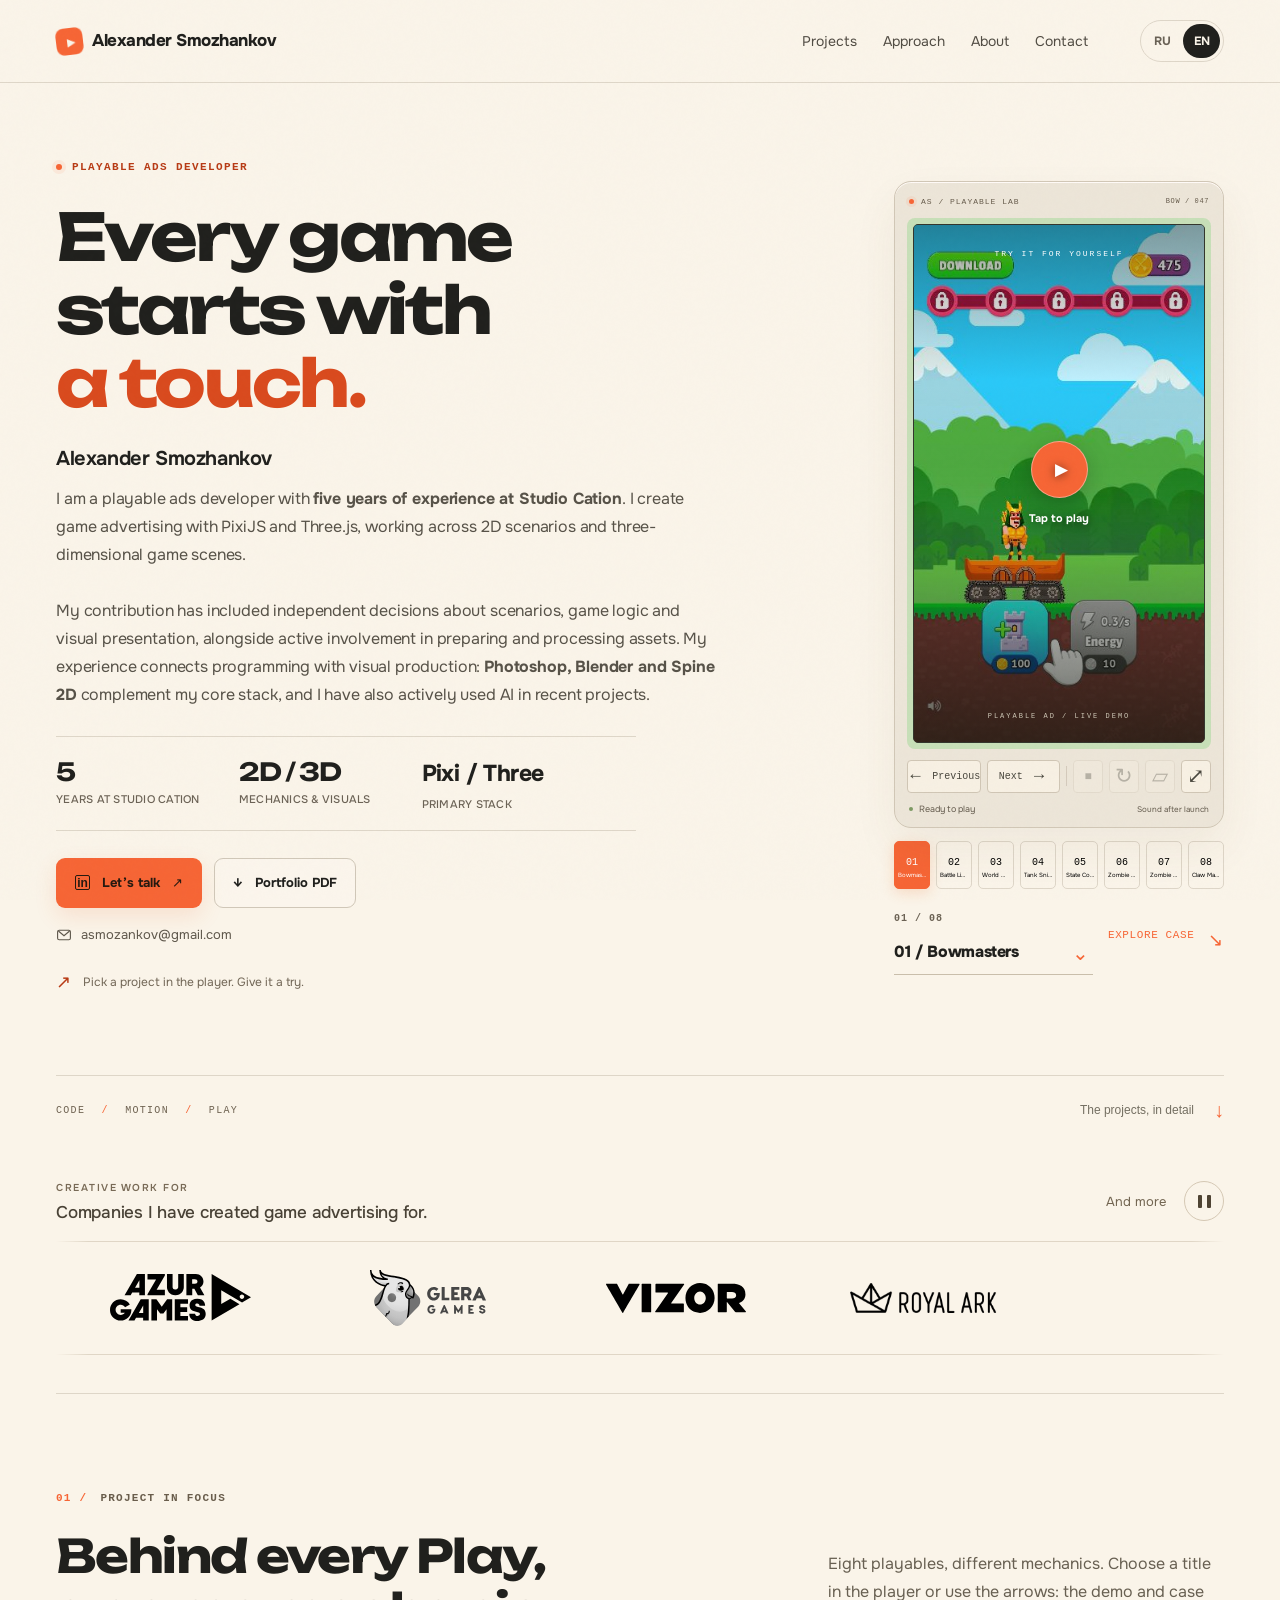
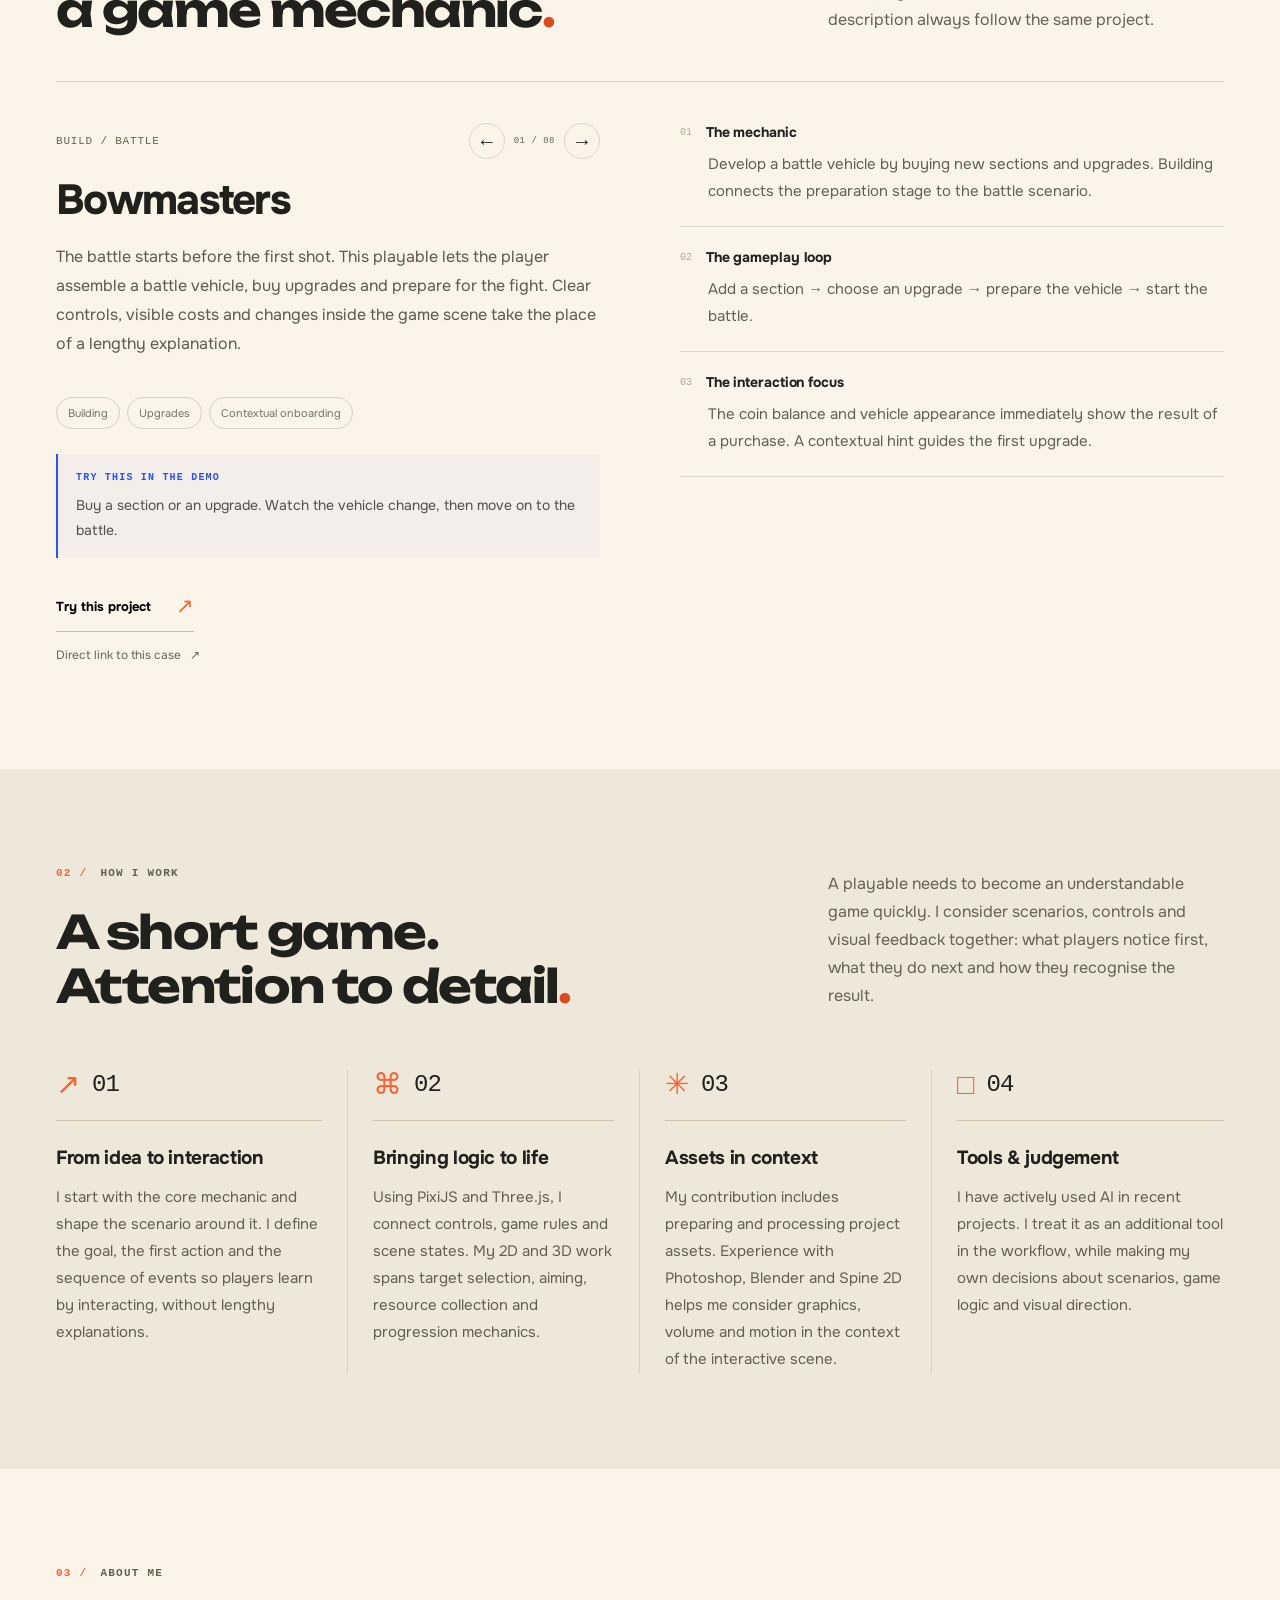
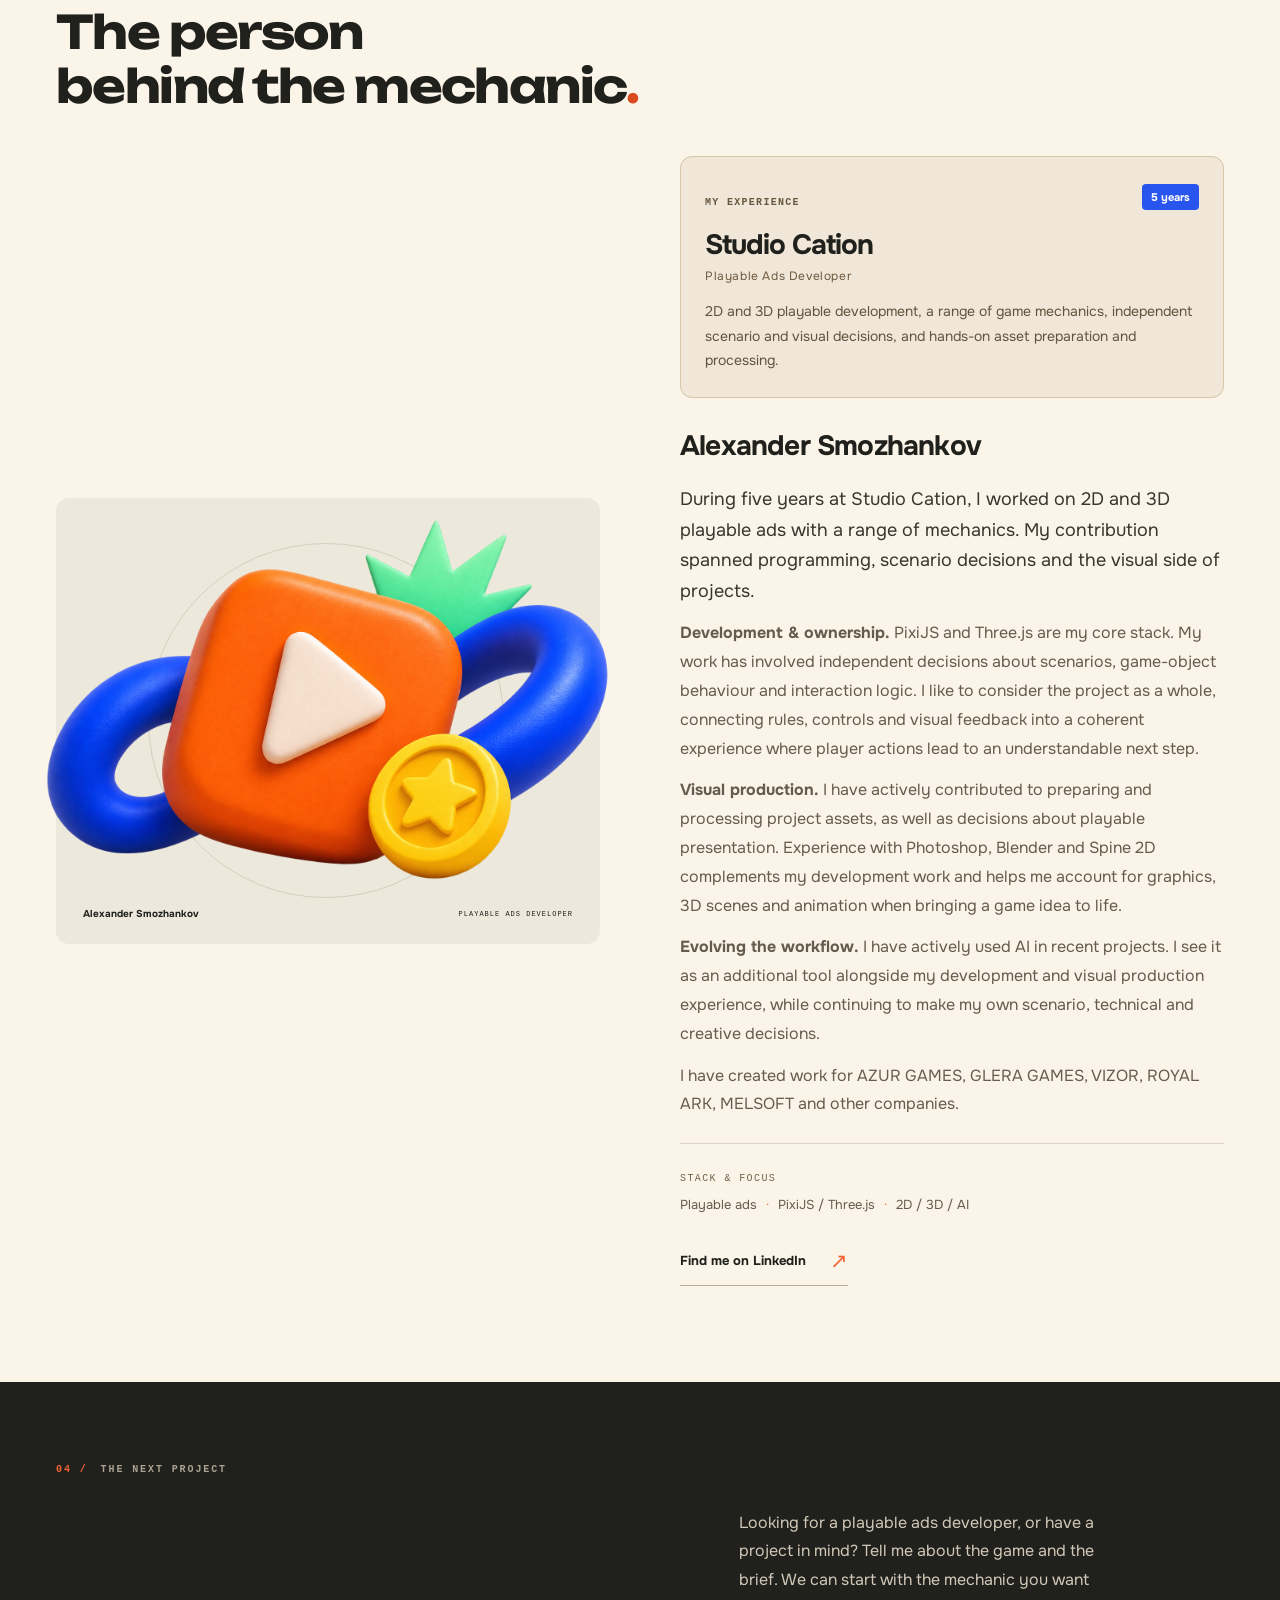
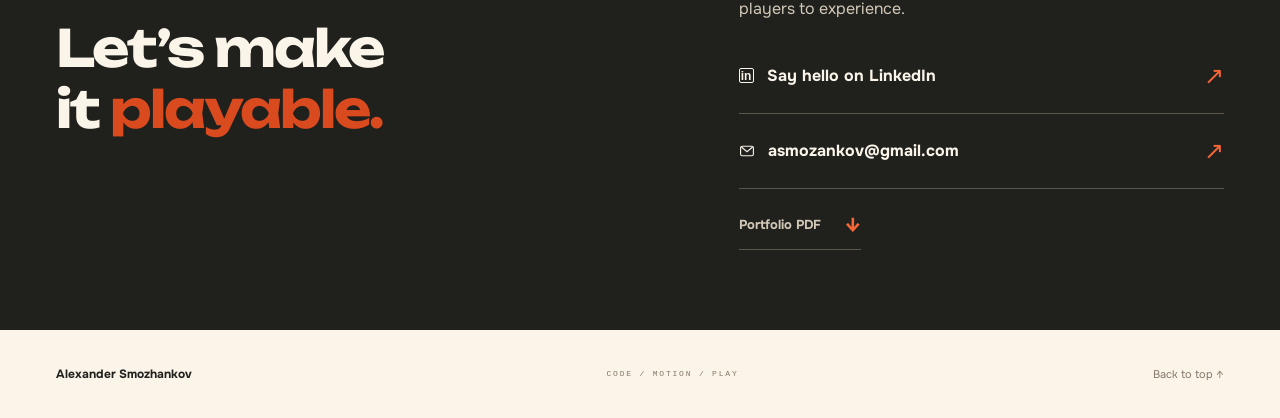
<file: index.html>
<!doctype html>
<html lang="ru">
<head>
  <meta charset="UTF-8">
  <meta name="viewport" content="width=device-width, initial-scale=1">
  <meta name="theme-color" content="#faf4e9">
  <meta name="description" content="Александр Сможанков — разработчик playable ads. Игровые механики, интерактивные сценарии и восемь проектов, которые можно попробовать прямо в браузере.">
  <title>Александр Сможанков — Playable Ads Developer</title>
  <link rel="icon" href="assets/favicon.svg" type="image/svg+xml">
  <link rel="stylesheet" href="assets/fonts.css?v=90ce2364af7c">
  <link rel="stylesheet" href="styles.css?v=96c6fc56c0c0">
  <link rel="stylesheet" href="assets/polish.css?v=a287d17ccc6c">
  <link rel="preload" href="assets/fonts/unbounded-latin.woff2" as="font" type="font/woff2" crossorigin>
  <link rel="preload" href="assets/fonts/unbounded-cyrillic.woff2" as="font" type="font/woff2" crossorigin>
  <script src="app.js?v=209b09d55567" defer></script>
</head>
<body>
  <a class="skip-link" href="#work" data-i18n="skip">Перейти к проектам</a>
  <header class="site-header"><div class="wrap header-inner">
    <a class="wordmark" href="#top" aria-label="Alexander Smozhankov — home"><span class="brand-symbol" aria-hidden="true">▶</span><span data-i18n="brand">Александр Сможанков</span></a>
    <nav class="desktop-nav" aria-label="Навигация" data-nav><a href="#work" data-i18n="navWork">Проекты</a><a href="#approach" data-i18n="navApproach">Подход</a><a href="#about" data-i18n="navAbout">Обо мне</a><a href="#contact" data-i18n="navContact">Контакт</a></nav>
    <div class="language-switch" role="group" aria-label="Language"><button type="button" data-lang="ru" aria-pressed="true">RU</button><button type="button" data-lang="en" aria-pressed="false">EN</button></div>
  </div></header>
  <main>
    <section class="hero wrap" id="top" aria-labelledby="hero-title">
      <div class="hero-copy">
        <p class="eyebrow hero-eyebrow"><span class="status-dot" aria-hidden="true"></span>PLAYABLE ADS DEVELOPER</p>
        <h1 id="hero-title" data-i18n="heroTitle">Игра<br>начинается<br><span class="accent">с касания.</span></h1>
        <p class="hero-name" data-i18n="name">Александр Сможанков</p>
        <p class="hero-description" data-i18n="heroDescription">Я разработчик playable ads с <strong>пятью годами опыта в Studio Cation</strong>. Создаю игровые креативы на PixiJS и Three.js: от 2D-сценариев до трёхмерных игровых сцен.<br><br>В проектах я принимал самостоятельные решения по сценариям, игровой логике и визуальной подаче, активно участвовал в подготовке и обработке ассетов. Мой опыт соединяет программирование и визуальное производство: <strong>Photoshop, Blender и Spine 2D</strong> дополняют основной стек, а в последних проектах я также активно использовал ИИ.</p>
        <div class="hero-facts"><div><strong>5</strong><span data-i18n="factProjects">ЛЕТ В STUDIO CATION</span></div><div><strong>2D / 3D</strong><span data-i18n="factWorlds">МЕХАНИКИ И ВИЗУАЛ</span></div><div><strong class="stack-fact">Pixi / Three</strong><span data-i18n="factBrowser">ОСНОВНОЙ СТЕК</span></div></div>
        <div class="hero-ctas"><a class="button button-orange" href="https://www.linkedin.com/in/aliaxandr-smazhankou-711505274/" target="_blank" rel="noopener noreferrer"><span class="linkedin-icon" aria-hidden="true">in</span><span data-i18n="contactButton">Обсудим проект</span><span aria-hidden="true">↗</span></a><a class="button button-outline pdf-link" href="pdf/Alexander-Smozhankov-RU.pdf?v=20261109-copy2" download><span aria-hidden="true">↓</span><span data-i18n="download">Портфолио PDF</span></a></div>
        <a class="hero-email" href="mailto:asmozankov@gmail.com"><svg width="16" height="16" viewBox="0 0 20 20" fill="none" stroke="currentColor" stroke-width="1.4" aria-hidden="true"><rect x="2" y="4" width="16" height="12" rx="2"/><path d="m3 5 7 6 7-6"/></svg><span>asmozankov@gmail.com</span></a>
        <a class="hero-footnote" href="#work"><span aria-hidden="true">↗</span><span data-i18n="heroHint">Выбирай проект в плеере — и пробуй.</span></a>
      </div>
      <section class="showcase" id="work" aria-labelledby="showcase-title">
        <h2 class="sr-only" id="showcase-title" data-i18n="showcaseTitle">Интерактивные проекты</h2>
        <div class="game-console" id="game-console">
          <div class="console-top"><span><i aria-hidden="true"></i>AS / PLAYABLE LAB</span><span id="console-code">BOW / 047</span></div>
          <div class="screen-surround" id="screen-surround"><div class="game-screen" id="game-screen">
            <iframe id="playable-frame" title="Bowmasters — playable demo" sandbox="allow-scripts allow-same-origin allow-pointer-lock" allow="autoplay; fullscreen" hidden></iframe>
            <button class="game-cover" id="game-cover" type="button"><img id="cover-image" src="assets/bow.jpg" width="360" height="640" alt="Bowmasters"><span class="cover-shade"></span><span class="cover-top" data-i18n="coverTop">СНАЧАЛА ПОПРОБУЙ</span><span class="cover-cta"><span class="round-play" aria-hidden="true">▶</span><span data-i18n="coverPlay">Нажми, чтобы играть</span></span><span class="cover-bottom">PLAYABLE AD / LIVE DEMO</span></button>
          </div></div>
          <div class="console-controls"><button class="console-control" id="previous-project" type="button"><span aria-hidden="true">←</span><span data-i18n="previous">Назад</span></button><button class="console-control" id="next-project" type="button"><span data-i18n="next">Дальше</span><span aria-hidden="true">→</span></button><span class="control-divider"></span><button class="console-tool" id="stop" type="button" disabled aria-label="Остановить игру" title="Остановить игру">■</button><button class="console-tool" id="restart" type="button" disabled aria-label="Начать заново" title="Начать заново">↻</button><button class="console-tool" id="rotate" type="button" disabled aria-label="Сменить ориентацию" title="Сменить ориентацию">▱</button><button class="console-tool" id="expand" type="button" aria-label="Развернуть" title="Развернуть" aria-pressed="false">⤢</button></div>
          <div class="console-status"><span class="console-light" id="console-light" aria-hidden="true"></span><span id="player-status" data-i18n="ready">Готов к игре</span><span class="console-volume" data-i18n="soundHint">Звук — после запуска</span></div>
        </div>
        <div class="project-tabs" id="project-tabs" role="tablist" aria-label="Выбрать проект"></div>
        <div class="showcase-caption" aria-live="polite" aria-atomic="true"><div><span id="showcase-position" class="eyebrow">01 / 08</span><h3 class="sr-only" id="showcase-project-title">Bowmasters</h3><label class="sr-only" for="project-select" data-i18n="projectSelect">Выбрать проект по названию</label><div class="project-select-wrap"><select id="project-select" aria-describedby="showcase-position"><option value="bow">01 / Bowmasters</option></select><span aria-hidden="true">⌄</span></div></div><a class="case-link" href="#project-case"><span data-i18n="readCase">О проекте</span><span aria-hidden="true">↘</span></a></div>
      </section>
    </section>
    <div class="hero-divider wrap"><span>CODE <i>/</i> MOTION <i>/</i> PLAY</span><a href="#project-case"><span data-i18n="scroll">Проекты в деталях</span><span aria-hidden="true">↓</span></a></div>
    <section class="client-strip wrap" aria-labelledby="clients-title"><div class="brand-head"><div><p class="eyebrow" id="clients-title" data-i18n="clientsLabel">КРЕАТИВЫ ДЛЯ</p><p class="brand-subtitle" data-i18n="clientsSubtitle">Компании, для которых я создавал игровые креативы.</p></div><div class="brand-head-actions"><span class="brand-more" data-i18n="clientsMore">И не только</span><button class="motion-control" id="brand-motion" type="button" aria-pressed="true" data-i18n-aria="brandMotion" aria-label="Анимация логотипов"><span class="motion-icon" aria-hidden="true"></span></button></div></div><div class="brand-shelf" id="brand-shelf"><div class="brand-marquee"><ul class="brand-list"><li class="brand-item"><span class="brand-mark brand-mark--azur"><img src="assets/brands/azur.svg" alt="AZUR GAMES" loading="lazy" decoding="async"></span></li><li class="brand-item"><span class="brand-mark brand-mark--glera"><img src="assets/brands/glera.svg" alt="GLERA GAMES" loading="lazy" decoding="async"></span></li><li class="brand-item"><span class="brand-mark brand-mark--vizor"><img src="assets/brands/vizor.svg" alt="VIZOR" loading="lazy" decoding="async"></span></li><li class="brand-item"><span class="brand-mark brand-mark--royal-ark"><img src="assets/brands/royal-ark.png" alt="ROYAL ARK" loading="lazy" decoding="async"></span></li><li class="brand-item"><span class="brand-mark brand-mark--melsoft"><img src="assets/brands/melsoft.jpg" alt="MELSOFT" loading="lazy" decoding="async"></span></li></ul><ul class="brand-list" aria-hidden="true"><li class="brand-item"><span class="brand-mark brand-mark--azur"><img src="assets/brands/azur.svg" alt="" loading="lazy" decoding="async"></span></li><li class="brand-item"><span class="brand-mark brand-mark--glera"><img src="assets/brands/glera.svg" alt="" loading="lazy" decoding="async"></span></li><li class="brand-item"><span class="brand-mark brand-mark--vizor"><img src="assets/brands/vizor.svg" alt="" loading="lazy" decoding="async"></span></li><li class="brand-item"><span class="brand-mark brand-mark--royal-ark"><img src="assets/brands/royal-ark.png" alt="" loading="lazy" decoding="async"></span></li><li class="brand-item"><span class="brand-mark brand-mark--melsoft"><img src="assets/brands/melsoft.jpg" alt="" loading="lazy" decoding="async"></span></li></ul></div></div></section>
    <section class="case-section wrap section-space" id="project-case" aria-labelledby="case-title"><div class="section-heading reveal"><div><p class="eyebrow"><span class="section-index">01 /</span><span data-i18n="caseLabel">ПРОЕКТ В ФОКУСЕ</span></p><h2 id="case-heading" data-i18n="caseHeading">За каждым Play&nbsp;—<br>своя механика<span class="accent">.</span></h2></div><p class="section-intro" data-i18n="caseIntro">Восемь playable с разными механиками. Выбери название в плеере или листай стрелками: демо и описание всегда показывают один проект.</p></div>
      <article class="case-panel reveal" id="case-panel" role="tabpanel" aria-live="polite" aria-atomic="true"><div class="case-main"><div class="case-topline"><p class="case-category" id="case-category"></p><div class="case-nav"><button type="button" data-case-step="-1" aria-label="Предыдущий проект">←</button><span id="case-position">01 / 08</span><button type="button" data-case-step="1" aria-label="Следующий проект">→</button></div></div><h3 id="case-title"></h3><p class="case-summary" id="case-summary"></p><div class="case-tags" id="case-tags"></div><aside class="demo-prompt"><p class="eyebrow" data-i18n="demoLabel">ПОПРОБУЙ В ДЕМО</p><p id="demo-instruction"></p></aside><button class="text-button" id="case-play" type="button"><span data-i18n="tryProject">Попробовать этот проект</span><span aria-hidden="true">↗</span></button><a class="case-permalink" id="case-permalink" href="?project=bow&amp;lang=ru#project-case"><span data-i18n="projectLink">Прямая ссылка на кейс</span><span aria-hidden="true">↗</span></a></div><dl class="case-details"><div><dt><span class="detail-number">01</span><span data-i18n="mechanicLabel">Механика</span></dt><dd id="case-mechanic"></dd></div><div><dt><span class="detail-number">02</span><span data-i18n="loopLabel">Игровая петля</span></dt><dd id="case-loop"></dd></div><div><dt><span class="detail-number">03</span><span data-i18n="interactionLabel">Акцент взаимодействия</span></dt><dd id="case-interaction"></dd></div></dl></article>
    </section>
    <section class="approach-section section-space" id="approach" aria-labelledby="approach-title"><div class="wrap"><div class="section-heading reveal"><div><p class="eyebrow"><span class="section-index">02 /</span><span data-i18n="approachLabel">КАК Я РАБОТАЮ</span></p><h2 id="approach-title" data-i18n="approachTitle">Короткая игра.<br>Внимание к деталям<span class="accent">.</span></h2></div><p class="section-intro" data-i18n="approachIntro">Playable нужно быстро превратить в понятную игру. Поэтому я рассматриваю сценарий, управление и визуальный отклик вместе: что игрок заметит первым, какое действие совершит и как поймёт его результат.</p></div><div class="approach-grid"><article class="approach-step reveal"><div class="step-marker"><span aria-hidden="true">↗</span><span>01</span></div><h3 data-i18n="step1Title">От идеи к действию</h3><p data-i18n="step1Body">Начинаю с основной механики и выстраиваю вокруг неё сценарий. Определяю цель, первое действие и последовательность событий, чтобы знакомство с игрой происходило в процессе, а не через длинные объяснения.</p></article><article class="approach-step reveal"><div class="step-marker"><span aria-hidden="true">⌘</span><span>02</span></div><h3 data-i18n="step2Title">Логика, которая оживает</h3><p data-i18n="step2Body">На PixiJS и Three.js связываю управление, игровые правила и состояния сцены. Работаю как с 2D, так и с 3D: от выбора противника и прицеливания до добычи ресурсов и механик развития.</p></article><article class="approach-step reveal"><div class="step-marker"><span aria-hidden="true">✳</span><span>03</span></div><h3 data-i18n="step3Title">Ассеты в контексте игры</h3><p data-i18n="step3Body">Моя работа включает подготовку и обработку материалов для проектов. Опыт в Photoshop, Blender и Spine 2D помогает оценивать графику, объём и движение вместе с тем, как они будут работать в интерактивной сцене.</p></article><article class="approach-step reveal"><div class="step-marker"><span aria-hidden="true">□</span><span>04</span></div><h3 data-i18n="step4Title">Инструменты и решения</h3><p data-i18n="step4Body">В последних проектах активно использовал ИИ. Включаю его в рабочий процесс как дополнительный инструмент, сохраняя самостоятельный подход к сценариям, игровой логике и визуальным решениям.</p></article></div></div></section>
    <section class="about-section wrap section-space" id="about" aria-labelledby="about-title"><div class="section-heading reveal"><div><p class="eyebrow"><span class="section-index">03 /</span><span data-i18n="aboutLabel">ОБО МНЕ</span></p><h2 id="about-title" data-i18n="aboutTitle">Человек<br>за механикой<span class="accent">.</span></h2></div></div><div class="about-layout"><div class="about-art reveal"><img src="assets/hero.png" alt="" width="1536" height="1024" loading="lazy"><div class="about-signature"><span data-i18n="name">Александр Сможанков</span><span>PLAYABLE ADS DEVELOPER</span></div></div><div class="about-copy reveal"><div class="experience-card"><div class="experience-top"><p class="eyebrow" data-i18n="experienceLabel">МОЙ ОПЫТ</p><span data-i18n="experienceDuration">5 лет</span></div><strong>Studio Cation</strong><span class="experience-role">Playable Ads Developer</span><p data-i18n="experienceScope">Разработка 2D- и 3D-playable, работа с разными механиками, самостоятельные сценарные и визуальные решения, подготовка и обработка ассетов.</p></div><h3 data-i18n="name">Александр Сможанков</h3><p class="about-lead" data-i18n="aboutLead">За пять лет в Studio Cation я работал над playable ads с разными механиками в 2D и 3D. Мой вклад охватывал программирование, сценарные решения и визуальную часть проектов.</p><p data-i18n="aboutBody"><strong>Разработка и самостоятельность.</strong> Основной стек — PixiJS и Three.js. В работе я принимал решения о сценариях, поведении игровых объектов и логике взаимодействия. Мне важно видеть проект целиком: связывать правила игры, управление и визуальный отклик в последовательный интерактивный опыт, где действие игрока получает понятное продолжение.</p><p data-i18n="aboutAssets"><strong>Визуальная сторона проекта.</strong> Я активно участвовал в подготовке и обработке ассетов, а также в решениях по визуальной подаче плейблов. Опыт работы в Photoshop, Blender и Spine 2D дополняет разработку и помогает учитывать особенности графики, трёхмерной сцены и анимации при реализации игровой идеи.</p><p data-i18n="aboutPortfolio"><strong>Развитие рабочего процесса.</strong> В последнее время активно использовал ИИ в проектах. Для меня это дополнительный инструмент рядом с опытом разработки и работы с визуалом; сценарные, технические и творческие решения я продолжаю принимать самостоятельно.</p><p data-i18n="aboutClients">Среди компаний, для которых я делал креативы, — AZUR GAMES, GLERA GAMES, VIZOR, ROYAL ARK, MELSOFT и другие.</p><div class="about-focus"><span data-i18n="focusLabel">СТЕК И ФОКУС</span><p>Playable ads <i>·</i> <span data-i18n="focusInteraction">PixiJS / Three.js</span> <i>·</i> <span data-i18n="focusMotion">2D / 3D / ИИ</span></p></div><a class="text-link" href="https://www.linkedin.com/in/aliaxandr-smazhankou-711505274/" target="_blank" rel="noopener noreferrer"><span data-i18n="moreLinkedIn">Профиль в LinkedIn</span><span aria-hidden="true">↗</span></a></div></div></section>
    <section class="contact-section" id="contact" aria-labelledby="contact-title"><div class="wrap"><p class="eyebrow reveal"><span class="section-index">04 /</span><span data-i18n="contactLabel">СЛЕДУЮЩИЙ ПРОЕКТ</span></p><div class="contact-row reveal"><h2 id="contact-title" data-i18n="contactTitle">Давай сделаем<br>это <span class="accent">игрой.</span></h2><div class="contact-copy"><p data-i18n="contactDescription">Ищешь разработчика playable ads или хочешь обсудить проект? Расскажи об игре и задаче — начнём с того, какую механику стоит дать попробовать игроку.</p><a class="contact-link" href="https://www.linkedin.com/in/aliaxandr-smazhankou-711505274/" target="_blank" rel="noopener noreferrer"><span class="linkedin-icon" aria-hidden="true">in</span><span data-i18n="contactLinkedIn">Связаться в LinkedIn</span><span aria-hidden="true">↗</span></a><a class="contact-link contact-email" href="mailto:asmozankov@gmail.com"><svg width="16" height="16" viewBox="0 0 20 20" fill="none" stroke="currentColor" stroke-width="1.4" aria-hidden="true"><rect x="2" y="4" width="16" height="12" rx="2"/><path d="m3 5 7 6 7-6"/></svg><span>asmozankov@gmail.com</span><span aria-hidden="true">↗</span></a><a class="text-link pdf-link" href="pdf/Alexander-Smozhankov-RU.pdf?v=20261109-copy2" download><span data-i18n="download">Портфолио PDF</span><span aria-hidden="true">↓</span></a></div></div></div></section>
  </main>
  <footer class="wrap footer"><a href="#top" data-i18n="name">Александр Сможанков</a><span>CODE / MOTION / PLAY</span><a href="#top"><span data-i18n="backTop">Наверх</span> ↑</a></footer>
  <div class="console-backdrop" id="console-backdrop" hidden></div>
</body>
</html>
</file>
<file: assets/fonts.css>
/* Onest and Unbounded. SIL Open Font License; locally served. */
/* cyrillic */
@font-face {
  font-family: 'Onest';
  font-style: normal;
  font-weight: 400 800;
  font-display: swap;
  src: url(fonts/onest-cyrillic.woff2) format('woff2');
  unicode-range: U+0301, U+0400-045F, U+0490-0491, U+04B0-04B1, U+2116;
}
/* latin */
@font-face {
  font-family: 'Onest';
  font-style: normal;
  font-weight: 400 800;
  font-display: swap;
  src: url(fonts/onest-latin.woff2) format('woff2');
  unicode-range: U+0000-00FF, U+0131, U+0152-0153, U+02BB-02BC, U+02C6, U+02DA, U+02DC, U+0304, U+0308, U+0329, U+2000-206F, U+20AC, U+2122, U+2191, U+2193, U+2212, U+2215, U+FEFF, U+FFFD;
}
/* cyrillic */
@font-face {
  font-family: 'Unbounded';
  font-style: normal;
  font-weight: 600 800;
  font-display: swap;
  src: url(fonts/unbounded-cyrillic.woff2) format('woff2');
  unicode-range: U+0301, U+0400-045F, U+0490-0491, U+04B0-04B1, U+2116;
}
/* latin */
@font-face {
  font-family: 'Unbounded';
  font-style: normal;
  font-weight: 600 800;
  font-display: swap;
  src: url(fonts/unbounded-latin.woff2) format('woff2');
  unicode-range: U+0000-00FF, U+0131, U+0152-0153, U+02BB-02BC, U+02C6, U+02DA, U+02DC, U+0304, U+0308, U+0329, U+2000-206F, U+20AC, U+2122, U+2191, U+2193, U+2212, U+2215, U+FEFF, U+FFFD;
}
</file>
<file: styles.css>
:root {
  --paper:#faf4e9; --ink:#20201d; --muted:#777469; --line:#ded6c8;
  --orange:#f66535; --blue:#2855ed; --mint:#b6efd0; --ease:cubic-bezier(.22,1,.36,1);
  font-family:Manrope,Arial,sans-serif; color:var(--ink); background:var(--paper); color-scheme:light;
}
*{box-sizing:border-box}html{scroll-behavior:smooth;scroll-padding-top:100px}body{margin:0;overflow-x:hidden}
body::before{content:'';position:fixed;inset:0;pointer-events:none;z-index:150;opacity:.045;background-image:url("data:image/svg+xml,%3Csvg viewBox='0 0 180 180' xmlns='http://www.w3.org/2000/svg'%3E%3Cfilter id='n'%3E%3CfeTurbulence type='fractalNoise' baseFrequency='.9' numOctaves='3' stitchTiles='stitch'/%3E%3C/filter%3E%3Crect width='100%25' height='100%25' opacity='.6' filter='url(%23n)'/%3E%3C/svg%3E")}
[hidden]{display:none!important}a{color:inherit;text-decoration:none}button{font:inherit;cursor:pointer;-webkit-tap-highlight-color:transparent}button:disabled{cursor:default;opacity:.32}button,a{touch-action:manipulation}button:focus-visible,a:focus-visible{outline:3px solid var(--blue);outline-offset:5px}::selection{background:var(--orange);color:white}h1,h2,h3,p,dl,dd{margin:0}.wrap{width:calc(100% - 112px);max-width:1240px;margin-inline:auto}.sr-only{position:absolute;width:1px;height:1px;overflow:hidden;clip-path:inset(50%);white-space:nowrap}.skip-link{position:fixed;left:16px;top:-100px;z-index:200;padding:14px;background:var(--ink);color:white}.skip-link:focus{top:10px}.accent{color:var(--orange)}
.site-header{position:sticky;top:0;z-index:40;background:#faf4e9f2;border-bottom:1px solid var(--line);backdrop-filter:blur(12px)}.header-inner{height:78px;display:flex;align-items:center;justify-content:space-between;gap:30px}.wordmark{display:flex;align-items:center;gap:9px;font-size:16px;font-weight:800;letter-spacing:-.6px;white-space:nowrap}.brand-symbol{display:grid;place-items:center;background:var(--orange);color:var(--paper);width:27px;height:27px;font-size:11px;border-radius:8px;transform:rotate(-7deg);padding-left:2px}.desktop-nav{display:flex;gap:30px;font-size:12px;color:#5f5d55;margin-left:auto;margin-right:28px}.desktop-nav a{position:relative;padding-block:10px}.desktop-nav a::after{content:'';position:absolute;bottom:3px;left:0;width:100%;height:2px;background:var(--orange);transform:scaleX(0);transform-origin:left;transition:transform .25s var(--ease)}.desktop-nav a:hover::after{transform:scaleX(1)}.language-switch{display:flex;gap:2px;padding:3px;border:1px solid var(--line);border-radius:24px}.language-switch button{border:0;background:none;width:32px;height:27px;font-size:10px;font-weight:700;border-radius:24px;color:var(--muted)}.language-switch button[aria-pressed=true]{background:var(--ink);color:var(--paper)}
.hero{display:grid;grid-template-columns:minmax(0,1.25fr) minmax(340px,.85fr);align-items:center;gap:85px;padding-top:56px;padding-bottom:48px}.hero-copy{padding-block:30px}.eyebrow{font:600 10px/1.5 'Courier New',monospace;letter-spacing:1.9px}.hero-eyebrow{display:flex;align-items:center;gap:10px;color:var(--orange);margin-bottom:25px}.status-dot{display:inline-block;width:6px;height:6px;border-radius:50%;background:var(--orange);box-shadow:0 0 0 4px #f6653515}h1{font-family:'Arial Black',Manrope,Arial,sans-serif;font-size:clamp(47px,4.9vw,73px);line-height:1.04;letter-spacing:-.065em;font-weight:900}h1 .accent{display:inline-block}.hero-name{font-size:15px;font-weight:700;margin-top:27px;letter-spacing:-.3px}.hero-description{font-size:15px;line-height:1.85;color:#6c685e;max-width:510px;margin-top:11px}.hero-facts{display:grid;grid-template-columns:1fr 1fr 1.3fr;gap:15px;max-width:510px;padding:19px 0 17px;margin-top:27px;border-block:1px solid var(--line)}.hero-facts strong{display:block;font-size:27px;font-weight:800;line-height:1.3;letter-spacing:-1px}.hero-facts .stack-fact{font-size:22px;line-height:1.6}.hero-facts span{display:block;font:9px/1.6 'Courier New',monospace;letter-spacing:.5px;margin-top:3px;color:#716c60}.hero-ctas{display:flex;flex-wrap:wrap;gap:12px;margin-top:27px}.button{display:inline-flex;align-items:center;justify-content:center;gap:12px;min-height:48px;padding:14px 19px;border:1px solid transparent;border-radius:7px;font-size:11px;font-weight:700;transition:transform .25s var(--ease),box-shadow .25s var(--ease)}.button:hover{transform:translateY(-3px)}.button:active{transform:translateY(1px) scale(.98)}.button-orange{background:var(--orange);color:white;box-shadow:0 8px 22px #e8612522}.button-orange:hover{box-shadow:0 10px 28px #e8612536}.button-outline{border-color:#d0c7b8;background:#fffaf333}.linkedin-icon{display:inline-grid;place-items:center;width:15px;height:15px;font:bold 12px Arial;border:1px solid currentColor;border-radius:2px}.hero-footnote{display:flex;gap:12px;align-items:center;font-size:10px;line-height:1.6;color:#898375;margin-top:20px}.hero-footnote>span:first-child{font-size:18px;color:var(--orange)}
.showcase{width:min(100%,330px);justify-self:end;scroll-margin-top:10px}.game-console{position:relative;background:#ece5d8;border:1px solid #d1c7b6;border-radius:17px;padding:12px;box-shadow:0 20px 45px #5b463311,inset 0 1px 0 #fffaf7;isolation:isolate}.console-top{display:flex;align-items:center;justify-content:space-between;gap:8px;padding:3px 2px 12px;font:8px 'Courier New',monospace;letter-spacing:1px;color:#7b7367}.console-top>span:first-child{display:flex;align-items:center;gap:7px}.console-top i{width:5px;height:5px;border-radius:50%;background:var(--orange);box-shadow:0 0 0 3px #f6653515}.console-top>span:last-child{font-size:7px;letter-spacing:.6px}.screen-surround{padding:6px;background:var(--project-bg,#c7dfb8);border-radius:8px;transition:background .4s}.game-screen{position:relative;width:100%;aspect-ratio:9/16;border:1px solid #33362d;background:#10120e;border-radius:5px;overflow:hidden}.game-screen iframe{position:absolute;inset:0;display:block;width:100%;height:100%;border:0}.game-cover{position:absolute;inset:0;padding:0;border:0;background:var(--ink);color:white;overflow:hidden;touch-action:pan-y}.game-cover img{display:block;width:100%;height:100%;object-fit:cover;transition:transform .65s var(--ease)}.game-cover:hover img{transform:scale(1.035)}.cover-shade{position:absolute;inset:0;background:linear-gradient(#14180e65,transparent 30%,#11180c0a 55%,#14180eb3)}.cover-top,.cover-bottom{position:absolute;left:0;right:0;text-align:center;font:8px 'Courier New',monospace;letter-spacing:2px}.cover-top{top:24px}.cover-bottom{bottom:22px;font-size:7px;color:#fffde7c2}.cover-cta{position:absolute;left:0;right:0;top:50%;transform:translateY(-50%);display:flex;flex-direction:column;align-items:center;gap:13px;font-size:11px;font-weight:700;text-shadow:0 1px 10px #0008}.round-play{display:grid;place-items:center;width:57px;height:57px;padding-left:4px;background:var(--orange);border:1px solid #ffffff67;border-radius:50%;font-size:17px;box-shadow:0 7px 25px #0003;transition:transform .3s var(--ease)}.game-cover:hover .round-play{transform:scale(1.09)}.console-controls{display:grid;grid-template-columns:minmax(0,1fr) minmax(0,1fr) 1px repeat(4,30px);gap:6px;padding-top:11px;align-items:center}.console-control,.console-tool{border:1px solid #d0c6b5;background:#f7f0e3;border-radius:4px;height:33px;display:flex;align-items:center;justify-content:center;color:#48463d;transition:background .2s,color .2s,transform .2s}.console-control{gap:8px;font:8px 'Courier New',monospace;letter-spacing:.5px}.console-control>span:first-child:not([data-i18n]),.console-control>span:last-child:not([data-i18n]){font:17px Arial}.console-tool{font-size:21px}.console-control:hover,.console-tool:not(:disabled):hover{background:var(--ink);color:var(--paper);border-color:var(--ink)}.console-control:active,.console-tool:active{transform:scale(.95)}.control-divider{width:1px;height:20px;background:#d4cabc}.console-status{display:flex;gap:6px;align-items:center;padding:10px 2px 0;font-size:7px;color:#918779}.console-light{width:4px;height:4px;flex-shrink:0;border-radius:50%;background:#7d9a63}.console-light.is-playing{background:var(--orange)}.console-volume{margin-left:auto;font-size:7px}.project-tabs{display:grid;grid-template-columns:repeat(var(--project-count,5),minmax(0,1fr));gap:6px;margin-top:13px}.project-tabs button{min-width:0;border:1px solid var(--line);border-radius:5px;padding:9px 3px;background:transparent;transition:background .2s,color .2s,border-color .2s;line-height:1.1}.project-tabs button>span:first-child{font:10px 'Courier New',monospace}.tab-title{display:block;font-size:6px;white-space:nowrap;overflow:hidden;text-overflow:ellipsis;margin-top:4px}.project-tabs button[aria-selected=true]{background:var(--orange);border-color:var(--orange);color:white;box-shadow:0 4px 13px #ee6d2830}.project-tabs button:hover{border-color:var(--orange)}.showcase-caption{display:flex;align-items:center;justify-content:space-between;gap:15px;margin-top:16px}.showcase-caption .eyebrow{font-size:8px;color:#928777;letter-spacing:1px}.showcase-caption h3{font-size:16px;margin-top:5px;letter-spacing:-.45px;font-weight:700}.case-link{display:flex;gap:14px;font:8px 'Courier New',monospace;letter-spacing:.6px;text-transform:uppercase;color:var(--orange);padding-block:12px}.case-link>span:last-child{font:18px Arial}.hero-divider{display:flex;justify-content:space-between;align-items:center;padding:23px 0;border-top:1px solid var(--line);font:9px 'Courier New',monospace;color:#8d8578;letter-spacing:1.3px}.hero-divider i{font-style:normal;padding-inline:9px;color:var(--orange)}.hero-divider a{display:flex;align-items:center;gap:20px;font:10px Arial;letter-spacing:0;color:#746f62}.hero-divider a>span:last-child{font-size:20px;color:var(--orange)}
.section-space{padding-block:96px}.section-heading{display:flex;align-items:flex-end;justify-content:space-between;gap:65px;margin-bottom:44px}.section-index{color:var(--orange);margin-right:13px}.section-heading .eyebrow{margin-bottom:23px}h2{font-size:clamp(37px,4.3vw,61px);line-height:1.09;letter-spacing:-.06em;font-weight:800}.section-intro{max-width:300px;color:#81786b;font-size:13px;line-height:1.85;padding-bottom:3px}.case-panel{display:grid;grid-template-columns:1fr 1fr;gap:80px;padding:41px 0 10px;border-top:1px solid var(--line)}.case-category{font:9px 'Courier New',monospace;letter-spacing:1.5px;color:var(--blue);margin-bottom:15px}.case-main h3{font-size:45px;line-height:1.1;letter-spacing:-2.3px;max-width:540px}.case-summary{font-size:15px;line-height:1.9;color:#6c685e;margin-top:20px;max-width:520px;min-height:130px}.case-tags{display:flex;flex-wrap:wrap;gap:7px;margin-top:24px}.case-tags span{font-size:9px;border:1px solid #d9d0c2;padding:7px 10px;border-radius:24px;color:#7b7264}.text-button{display:inline-flex;align-items:center;gap:25px;border:0;border-bottom:1px solid #c8bcaa;background:none;padding:12px 0;font-size:11px;font-weight:700;margin-top:23px}.text-button>span:last-child{font-size:21px;color:var(--orange)}.case-details>div{padding:21px 0;border-bottom:1px solid var(--line)}.case-details>div:first-child{padding-top:0}.case-details dt{display:flex;align-items:center;gap:14px;font-size:12px;font-weight:700;letter-spacing:-.1px}.detail-number{font:10px 'Courier New',monospace;color:#b7a68f}.case-details dd{font-size:13px;line-height:1.85;color:#80786a;margin-top:10px;padding-left:28px}.approach-section{background:#eee8da;position:relative}.approach-grid{display:grid;grid-template-columns:repeat(4,minmax(0,1fr));margin-top:57px}.approach-step{padding:0 25px;border-right:1px solid #d8d0c1}.approach-step:first-child{padding-left:0}.approach-step:last-child{border:0;padding-right:0}.step-marker{display:flex;align-items:center;gap:12px;padding-bottom:21px;border-bottom:1px solid #cec2b0;margin-bottom:23px}.step-marker>span:first-child{font-size:29px;line-height:1;color:var(--orange)}.step-marker>span:last-child{font:24px 'Courier New',monospace;letter-spacing:-1px}.approach-step h3{font-size:15px;letter-spacing:-.35px;line-height:1.5;margin-bottom:12px}.approach-step p{font-size:12px;line-height:1.95;color:#7a7161}.about-layout{display:grid;grid-template-columns:1fr 1fr;gap:80px;align-items:center}.about-art{position:relative;min-height:415px;background:#ece9dc;border-radius:13px;display:flex;align-items:center;padding-bottom:40px}.about-art::before{content:'';position:absolute;width:65%;aspect-ratio:1;left:17%;top:10%;border:1px solid #d6cebc;border-radius:50%;pointer-events:none}.about-art img{position:relative;width:112%;height:auto;max-width:none;margin-left:-6%;z-index:1}.about-signature{position:absolute;bottom:24px;left:27px;right:27px;display:flex;justify-content:space-between;gap:16px;align-items:center;z-index:2}.about-signature>span:first-child{font-size:10px;font-weight:700}.about-signature>span:last-child{font:7px 'Courier New',monospace;letter-spacing:1px}.about-copy h3{font-size:25px;letter-spacing:-.9px;margin-bottom:20px}.about-copy p{font-size:13px;line-height:1.9;color:#7b7265;margin-top:13px}.about-copy .about-lead{font-size:16px;line-height:1.75;color:#454337}.about-focus{border-top:1px solid var(--line);padding-top:21px;margin-top:24px}.about-focus>span{font:8px 'Courier New',monospace;letter-spacing:1.4px;color:#a29683}.about-focus p{font-size:10px;margin-top:7px;line-height:2}.about-focus i{font-style:normal;color:var(--orange);padding-inline:5px}.text-link{display:inline-flex;align-items:center;gap:24px;padding:11px 0;border-bottom:1px solid #bbae99;font-size:11px;font-weight:700;margin-top:20px}.text-link>span:last-child{font-size:21px;color:var(--orange)}.contact-section{padding-block:80px;background:var(--ink);color:var(--paper)}.contact-section .eyebrow{color:#aba391}.contact-row{display:grid;grid-template-columns:1.2fr 1fr;gap:100px;align-items:center;margin-top:32px}.contact-row h2{font-size:clamp(44px,5.5vw,80px);line-height:1.08;letter-spacing:-.06em}.contact-copy>p{font-size:14px;line-height:1.9;color:#c0b8a7;max-width:390px}.contact-link{display:flex;align-items:center;gap:13px;font-size:13px;font-weight:700;max-width:390px;border-bottom:1px solid #5b564b;padding:19px 0;margin-top:15px}.contact-link>span:last-child{margin-left:auto;font-size:24px;color:var(--orange)}.contact-copy .text-link{font-size:10px;margin-top:12px;border-bottom-color:#5b564b;color:#bfb6a5}.footer{min-height:88px;display:flex;justify-content:space-between;align-items:center;gap:20px;font-size:10px;color:#837868}.footer>a:first-child{font-weight:700;color:var(--ink)}.footer>span{font:8px 'Courier New',monospace;letter-spacing:1.8px}.footer>a:last-child{font-size:9px}.reveal{opacity:1;transform:none}.motion-ready .reveal{opacity:0;transform:translateY(22px);transition:opacity .75s var(--ease),transform .75s var(--ease)}.motion-ready .reveal.visible{opacity:1;transform:none}
.console-backdrop{position:fixed;inset:0;background:#17160fe6;z-index:90;backdrop-filter:blur(7px)}.console-expanded{overflow:hidden}.game-console.is-expanded{position:fixed;z-index:100;inset:24px;margin:auto;width:min(1000px,calc(100% - 48px));height:calc(100dvh - 48px);display:flex;flex-direction:column;padding:14px 20px}.game-console.is-expanded .screen-surround{flex:1;min-height:0;display:flex;align-items:center;justify-content:center;padding:14px}.game-console.is-expanded .game-screen{height:100%;width:auto;max-width:100%;aspect-ratio:9/16}.game-console.is-expanded .console-controls{width:min(430px,100%);align-self:center;flex-shrink:0}.game-console.is-expanded .console-status{width:min(430px,100%);align-self:center;flex-shrink:0}.screen-surround.is-landscape .game-screen{aspect-ratio:16/9}.game-console.is-expanded .screen-surround.is-landscape .game-screen{width:100%;height:auto;max-height:100%;aspect-ratio:16/9}
@media(max-width:1200px){.hero{gap:50px}.showcase{width:330px}.hero-description{font-size:14px}.hero-facts span{font-size:8px}.hero-facts .stack-fact{font-size:20px}.hero h1{font-size:58px}.section-heading{gap:45px}.case-panel,.about-layout{gap:55px}.approach-step{padding-inline:20px}.contact-row{gap:65px}}
@media(max-width:960px){.wrap{width:calc(100% - 72px)}.header-inner{height:72px;gap:24px}.desktop-nav{gap:20px;margin-right:10px;font-size:11px}.wordmark{font-size:14px}.hero{grid-template-columns:1fr;gap:42px;padding-top:30px}.hero-copy{max-width:660px;padding-bottom:0}.hero h1{font-size:clamp(50px,7.6vw,69px)}.hero-description{max-width:570px;font-size:15px}.showcase{justify-self:center;width:min(100%,380px)}.hero-facts{max-width:570px}.hero-facts .stack-fact{font-size:22px}.hero-footnote{margin-top:20px}.section-space{padding-block:70px}.section-heading{display:block}.section-intro{max-width:490px;margin-top:23px}.case-panel,.about-layout{gap:38px}.case-main h3{font-size:37px}.case-summary{font-size:14px}.approach-grid{grid-template-columns:1fr 1fr;gap:38px 0}.approach-step{padding-inline:27px}.approach-step:nth-child(2){border-right:0;padding-right:0}.approach-step:nth-child(3){padding-left:0}.approach-step p{font-size:13px}.about-art{min-height:310px}.about-signature{left:16px;right:16px;bottom:18px;display:block}.about-signature>span{display:block}.about-signature>span:last-child{margin-top:7px;font-size:6px}.about-copy .about-lead{font-size:14px}.contact-row{gap:50px}.contact-row h2{font-size:51px}}
@media(max-width:650px){.wrap{width:calc(100% - 40px)}html{scroll-padding-top:85px}.header-inner{height:66px;gap:12px}.desktop-nav{display:none}.wordmark{font-size:14px}.language-switch button{width:29px;height:25px}.hero{padding-top:23px;gap:34px;padding-bottom:34px}.hero-copy{padding-top:17px}.hero-eyebrow{font-size:8px;letter-spacing:1.5px;margin-bottom:22px}.hero h1{font-size:clamp(31px,10vw,60px);letter-spacing:-.065em;line-height:1.08}.hero-name{font-size:13px;margin-top:22px}.hero-description{font-size:13px;line-height:1.9;margin-top:9px}.hero-facts{gap:10px;margin-top:23px;padding-block:16px}.hero-facts strong{font-size:24px}.hero-facts .stack-fact{font-size:18px;line-height:1.75}.hero-facts span{font-size:8px;letter-spacing:0;line-height:1.5}.hero-ctas{gap:9px;margin-top:23px}.button{font-size:10px;padding:13px 14px;min-height:45px;gap:9px}.hero-footnote{font-size:9px;margin-top:16px}.showcase{width:min(100%,350px)}.game-console{padding:10px;border-radius:13px}.console-top{font-size:7px;padding-bottom:10px}.console-top>span:last-child{font-size:6px}.console-controls{grid-template-columns:minmax(0,1fr) minmax(0,1fr) 1px repeat(4,32px);gap:5px;padding-top:9px}.console-tool,.console-control{height:40px}.console-control{font-size:7px;gap:5px}.console-status{font-size:6px;padding-top:9px}.console-volume{font-size:6px}.project-tabs{gap:5px;margin-top:11px}.project-tabs button{padding-block:10px}.tab-title{font-size:6px}.showcase-caption{margin-top:14px}.showcase-caption h3{font-size:15px}.showcase-caption .eyebrow{font-size:7px}.case-link{font-size:7px;gap:10px}.hero-divider{padding-block:18px;font-size:7px;letter-spacing:.7px}.hero-divider i{padding-inline:3px}.hero-divider a{font-size:9px;gap:11px}.section-space{padding-block:54px}.section-heading{margin-bottom:30px}.section-heading .eyebrow{font-size:8px;letter-spacing:1.2px;margin-bottom:20px}.section-index{margin-right:8px}h2{font-size:37px;line-height:1.1}.section-intro{font-size:12px;line-height:1.8;margin-top:20px}.case-panel{grid-template-columns:1fr;gap:32px;padding-top:28px}.case-main h3{font-size:35px;letter-spacing:-1.5px}.case-category{font-size:8px}.case-summary{font-size:13px;line-height:1.95;min-height:0;margin-top:17px}.case-tags{margin-top:20px;gap:6px}.case-tags span{font-size:8px;padding:7px 9px}.text-button{font-size:10px;margin-top:18px}.case-details>div{padding-block:18px}.case-details dt{font-size:11px}.case-details dd{font-size:12px;line-height:1.85}.approach-grid{grid-template-columns:1fr;gap:29px;margin-top:33px}.approach-step,.approach-step:nth-child(2),.approach-step:nth-child(3){border:0;padding:0}.step-marker{gap:11px;padding-bottom:13px;margin-bottom:15px}.step-marker>span:first-child{font-size:25px}.step-marker>span:last-child{font-size:20px}.approach-step h3{font-size:15px;margin-bottom:8px}.approach-step p{font-size:12px;line-height:1.9}.about-layout{grid-template-columns:1fr;gap:31px}.about-art{min-height:270px;max-width:440px;padding-bottom:35px}.about-copy h3{font-size:23px;margin-bottom:15px}.about-copy p{font-size:12px;line-height:1.95}.about-copy .about-lead{font-size:14px}.about-signature{display:flex;align-items:center}.about-signature>span:first-child{font-size:9px}.about-signature>span:last-child{font-size:6px;margin-top:0}.about-focus{padding-top:17px;margin-top:20px}.about-focus p{font-size:9px}.contact-section{padding-block:54px}.contact-row{grid-template-columns:1fr;gap:27px;margin-top:24px}.contact-row h2{font-size:clamp(38px,11vw,63px);line-height:1.1}.contact-section .eyebrow{font-size:8px}.contact-copy>p{font-size:12px;line-height:1.9}.contact-link{font-size:12px;margin-top:9px}.footer{font-size:9px;min-height:77px;gap:12px}.footer>span{display:none}.footer>a:last-child{font-size:8px}.game-console.is-expanded{inset:10px;width:calc(100% - 20px);height:calc(100dvh - 20px);padding:12px}.game-console.is-expanded .screen-surround{padding:5px}.game-console.is-expanded .game-screen{max-height:100%;max-width:100%;height:auto;width:min(100%,calc((100dvh - 170px)*9/16));aspect-ratio:9/16}.game-console.is-expanded .screen-surround.is-landscape .game-screen{width:100%;aspect-ratio:16/9;height:auto}}
@media(prefers-reduced-motion:reduce){html{scroll-behavior:auto}*,*::before,*::after{animation:none!important;transition:none!important}.motion-ready .reveal{opacity:1;transform:none}}

.client-strip{display:grid;grid-template-columns:170px 1fr;align-items:center;gap:35px;padding-block:35px;border-bottom:1px solid var(--line)}.client-strip .eyebrow{font-size:8px;color:#9c8e7c;letter-spacing:1.4px}.client-list{display:flex;align-items:center;justify-content:space-between;flex-wrap:wrap;gap:25px;margin:0;padding:0;list-style:none}.client-list li{font-size:24px;font-weight:800;letter-spacing:-1px;color:#625b4e}.client-list li:nth-child(2){font-weight:500;letter-spacing:2px}.client-list li:nth-child(4){font-size:21px;letter-spacing:-.7px}.client-list li:nth-child(5){font-family:'Arial Black',Arial,sans-serif;font-size:21px;letter-spacing:-1px}@media(max-width:960px){.client-strip{grid-template-columns:1fr;gap:21px}.client-list{justify-content:flex-start;gap:22px 36px}.client-list li{font-size:22px}}@media(max-width:650px){.client-strip{padding-block:27px;gap:19px}.client-list{display:grid;grid-template-columns:repeat(3,minmax(0,1fr));gap:21px 14px}.client-list li{font-size:18px}.client-list li:nth-child(2){letter-spacing:1.5px}.client-list li:nth-child(4),.client-list li:nth-child(5){font-size:15px}}

.client-list .client-more{font:italic 12px Arial;letter-spacing:0;color:#9c8e7c;white-space:nowrap}@media(max-width:650px){.client-list .client-more{font-size:11px}}

@media(max-width:650px){.project-tabs .tab-title{display:none}.project-tabs button{min-height:40px}.project-tabs button>span:first-child{font-size:11px}}

#stop{font-size:12px}.case-topline{display:flex;align-items:center;justify-content:space-between;gap:15px;flex-wrap:wrap;margin-bottom:18px}.case-topline .case-category{margin:0}.case-nav{display:flex;align-items:center;gap:9px;flex-shrink:0}.case-nav button{display:grid;place-items:center;width:36px;height:36px;border:1px solid var(--line);border-radius:50%;background:transparent;color:var(--ink);font-size:20px;transition:background .2s,color .2s}.case-nav button:hover{background:var(--orange);border-color:var(--orange);color:white}.case-nav span{font:9px 'Courier New',monospace;letter-spacing:.5px;color:var(--muted)}@media(max-width:650px){.case-nav button{width:40px;height:40px}.case-nav{gap:7px}}

@media(max-width:650px){#case-heading{font-size:clamp(28px,9vw,37px)}}

/* Named project selection and concise experience evidence. */
.hero-email{display:inline-flex;align-items:center;gap:9px;margin-top:17px;font-size:12px;line-height:1.6;color:#6c685e;transition:color .2s}.hero-email:hover{color:var(--orange)}.hero-email svg,.contact-email svg{flex-shrink:0}.contact-email{margin-top:0}.contact-email>span:not([aria-hidden]){overflow-wrap:anywhere}
select{font:inherit;color:inherit}select:focus-visible{outline:3px solid var(--blue);outline-offset:4px}
.wordmark{min-width:0}.brand-symbol,.language-switch{flex-shrink:0}.wordmark>[data-i18n=brand]{white-space:normal;line-height:1.2}
.showcase-caption>div{min-width:0;flex:1}.project-select-wrap{display:flex;align-items:center;position:relative;margin-top:5px}.project-select-wrap select{appearance:none;width:100%;max-width:100%;background:transparent;border:0;border-bottom:1px solid #c9beab;border-radius:0;padding:5px 23px 7px 0;font-size:15px;font-weight:800;letter-spacing:-.4px;cursor:pointer}.project-select-wrap>span{position:absolute;right:4px;pointer-events:none;color:var(--orange);font-size:20px}.showcase-caption .case-link{flex-shrink:0}
.demo-prompt{margin-top:25px;background:#2855ed08;border-left:2px solid var(--blue);padding:16px 18px}.demo-prompt .eyebrow{font-size:8px;letter-spacing:1.2px;color:var(--blue);margin-bottom:8px}.demo-prompt>#demo-instruction{font-size:12px;line-height:1.8;color:#5c5b56}.case-permalink{display:flex;align-items:center;gap:9px;width:fit-content;margin-top:15px;font-size:10px;color:var(--muted)}.case-permalink:hover{color:var(--blue)}
.experience-card{padding:24px;border:1px solid #d6cbb7;background:#f0e8d9;border-radius:8px;margin-bottom:30px}.experience-top{display:flex;justify-content:space-between;gap:12px;align-items:center;margin-bottom:15px}.experience-top .eyebrow{font-size:8px;letter-spacing:1.3px;color:#82725a}.experience-top>span{background:var(--blue);color:white;border-radius:4px;padding:6px 9px;font-size:11px;font-weight:700;white-space:nowrap}.experience-card>strong{display:block;font-size:26px;letter-spacing:-1px}.experience-role{display:block;font-size:10px;letter-spacing:.6px;margin-top:5px;color:#76654d}.about-copy .experience-card>p{font-size:12px;line-height:1.85;margin:15px 0 0}
@media(max-width:960px){.wordmark{max-width:290px}.header-inner{gap:16px}.about-layout{align-items:start}.about-art{position:sticky;top:110px}}
@media(max-width:650px){.wordmark{font-size:13px;letter-spacing:-.4px;max-width:calc(100% - 82px)}.wordmark>[data-i18n=brand]{max-width:180px}.showcase-caption{gap:15px}.showcase-caption .case-link{font-size:8px}.project-select-wrap select{font-size:13px}.demo-prompt{margin-top:21px;padding:14px 15px}.demo-prompt>#demo-instruction{font-size:12px}.experience-card{padding:20px;margin-bottom:25px}.experience-card>strong{font-size:25px}.about-copy .experience-card>p{font-size:12px}.about-art{position:relative;top:auto}}
</file>
<file: assets/polish.css>
/* Playful Studio: expressive display type, clear reading text, monochrome credits. */
:root{--font-text:"Onest",Arial,sans-serif;--font-display:"Unbounded","Arial Black",sans-serif;--accent-ink:#b83b15;--muted:#696155;font-family:var(--font-text);font-synthesis:none}
body{-webkit-font-smoothing:antialiased;text-rendering:optimizeLegibility}
body::before{opacity:.026}
button,select{font-family:var(--font-text)}
h1,h2{font-family:var(--font-display);font-weight:700;letter-spacing:-.035em}
.accent{color:#d94a1e}
.header-inner{height:82px;gap:24px}
.wordmark{font-size:17px;font-weight:750;letter-spacing:-.5px}
.desktop-nav{font-size:14px;gap:26px;color:#514c43}
.language-switch button{height:34px;width:37px;font-size:12px}
.hero{padding-top:46px;gap:60px}
.hero h1{font-size:clamp(48px,5.1vw,78px);line-height:1.12;letter-spacing:-.04em;font-weight:700}
.hero-eyebrow{font-size:11px;letter-spacing:1.4px;color:var(--accent-ink);margin-bottom:24px}
.hero-name{font-size:20px;letter-spacing:-.4px;margin-top:27px;font-weight:650}
.hero-description{font-size:16px;line-height:1.75;letter-spacing:-.01em;max-width:60ch;color:#575248;margin-top:14px}
.hero-facts{max-width:580px;margin-top:27px;gap:18px}
.hero-facts strong{font-family:var(--font-display);font-size:25px;font-weight:650;letter-spacing:-1px}
.hero-facts .stack-fact{font-family:var(--font-text);font-size:23px;font-weight:750;letter-spacing:-.6px}
.hero-facts span{font-family:var(--font-text);font-size:11px;font-weight:500;color:#6b6255;letter-spacing:.25px;line-height:1.55}
.button{font-size:13px;min-height:50px;border-radius:9px;padding:14px 18px}
.button-orange{color:#251910}
.hero-email{font-size:13px;color:#5e574b}
.hero-footnote{font-size:12px;color:#716656;line-height:1.6}
.hero-footnote>span:first-child{color:var(--accent-ink)}
.hero-divider{font-size:10px;color:#6e6251}
.hero-divider a{font-size:12px}
.project-select-wrap select{font-size:16px;min-height:44px;padding-bottom:8px;letter-spacing:-.35px}
.showcase-caption .eyebrow{font-size:10px;color:#6b6254}
.showcase-caption .case-link{font-size:11px}
.console-status{font-size:9px;color:#655c4e}
.console-volume{font-size:8px}
.console-control{font-size:10px;letter-spacing:0}
.console-top{color:#665b4b}
.section-heading .eyebrow{font-size:11px;color:#695d4c;letter-spacing:1.25px}
.section-heading h2{font-size:clamp(33px,3.6vw,50px);line-height:1.17}
.section-intro{font-size:16px;line-height:1.75;max-width:36ch;color:#686052}
.case-main h3{font-family:var(--font-text);font-size:42px;font-weight:750;letter-spacing:-1.7px}
.case-summary{font-size:16px;line-height:1.8;color:#60584b;max-width:60ch}
.case-category{font-size:11px;letter-spacing:.8px;color:#6c5f4d}
.case-tags span{font-size:11px;padding:8px 11px}
.case-details dt{font-size:14px}
.case-details dd{font-size:15px;line-height:1.8;color:#675e50}
.demo-prompt .eyebrow{font-size:10px}
.demo-prompt>#demo-instruction{font-size:14px;line-height:1.75;color:#514f49}
.text-button,.text-link{font-size:13px}
.case-permalink{font-size:12px;color:#6e6252}
.approach-step h3{font-size:19px;letter-spacing:-.35px}
.approach-step p{font-size:15px;line-height:1.8;color:#675d4d}
.about-copy h3{font-size:28px;font-weight:700;letter-spacing:-.8px}
.about-copy p{font-size:16px;line-height:1.8;color:#655c4d}
.about-copy .about-lead{font-size:18px;line-height:1.7;color:#37362e}
.experience-card{background:#f0e7d8;border-color:#d6c5a9;border-radius:12px}
.experience-card>strong{font-size:28px}
.experience-top .eyebrow{font-size:10px;color:#68573f}
.experience-role{font-size:12px;color:#6e5b41}
.about-copy .experience-card>p{font-size:14px;line-height:1.75;color:#62543f}
.about-focus>span{font-size:10px;color:#75644a}
.about-focus p{font-size:13px}
.contact-row h2{font-family:var(--font-display);font-size:clamp(37px,4vw,56px);letter-spacing:-.04em;line-height:1.2}
.contact-copy>p{font-size:16px;line-height:1.8;color:#d1c8b7}
.contact-link{font-size:16px;line-height:1.5;padding:19px 0;max-width:100%}
.contact-copy .text-link{font-size:13px;color:#d1c8b7}
.footer{font-size:12px}
.footer>a:last-child{font-size:11px}

/* Seamless monochrome credits: two equal groups, one continuous row. */
.client-strip{display:block;padding-block:35px 38px;border-bottom:1px solid var(--line)}
.brand-head{display:flex;align-items:center;justify-content:space-between;gap:24px;margin-bottom:18px}
.client-strip .eyebrow{font-family:var(--font-text);font-size:10px;font-weight:600;color:#786a56;letter-spacing:1.5px}
.brand-subtitle{font-size:17px;font-weight:500;letter-spacing:-.25px;color:#494236;margin-top:7px}
.brand-head-actions{display:flex;align-items:center;gap:18px;flex-shrink:0}
.brand-more{font-size:13px;color:#726551}
.motion-control{width:40px;height:40px;display:grid;place-items:center;border:1px solid #d5c8b4;border-radius:50%;background:transparent;color:#4f4434;transition:background .2s,border-color .2s}
.motion-control:hover{background:#eee2ce;border-color:#bbaa91}
.motion-control:disabled{opacity:.45}
.motion-icon{width:13px;height:14px;display:flex;justify-content:space-between;align-items:center}
.motion-icon::before,.motion-icon::after{content:"";display:block;width:4px;height:13px;border-radius:1px;background:currentColor}
.motion-control[aria-pressed=false] .motion-icon::before{width:13px;height:14px;clip-path:polygon(10% 0,100% 50%,10% 100%)}
.motion-control[aria-pressed=false] .motion-icon::after{display:none}
.brand-shelf{--brand-cell:clamp(160px,20vw,248px);overflow:hidden;border-block:1px solid #e0d6c6;mask-image:linear-gradient(90deg,transparent,#000 32px,#000 calc(100% - 32px),transparent)}
.brand-marquee{display:flex;width:max-content;animation:brand-scroll 32s linear infinite;animation-play-state:paused}
.brand-shelf.is-in-view:not(.is-paused) .brand-marquee{animation-play-state:running}
.brand-list{display:flex;flex:none;width:max-content;list-style:none;margin:0;padding:0}
.brand-item{display:flex;align-items:center;justify-content:center;flex:0 0 var(--brand-cell);width:var(--brand-cell);height:112px;padding:22px 24px}
.brand-mark{display:block;position:relative;max-width:100%;flex-shrink:0}
.brand-mark img{display:block;width:100%;height:auto;max-height:58px;object-fit:contain}
.brand-mark--azur{width:141px}.brand-mark--azur img{filter:brightness(0)}
.brand-mark--glera{width:116px}.brand-mark--glera img{filter:grayscale(1)}
.brand-mark--vizor{width:141px}.brand-mark--vizor img{filter:brightness(0)}
.brand-mark--royal-ark{width:148px;aspect-ratio:435/89;overflow:hidden}
.brand-mark--royal-ark img{position:absolute;width:138.161%;max-width:none;max-height:none;left:0;top:50%;transform:translateY(-50%);filter:brightness(0)}
.brand-mark--melsoft{width:145px;aspect-ratio:330/70;overflow:hidden}
.brand-mark--melsoft img{position:absolute;width:121.212%;max-width:none;max-height:none;left:-10.606%;top:-357.143%;filter:grayscale(1) contrast(2);mix-blend-mode:multiply}
@keyframes brand-scroll{from{transform:translateX(0)}to{transform:translateX(-50%)}}

@media(max-width:1100px){.desktop-nav{gap:18px;margin-right:6px;font-size:13px}.hero{gap:46px}}
@media(max-width:960px){.hero{gap:38px}.hero-copy{max-width:720px}.hero h1{font-size:clamp(48px,7.5vw,72px)}.hero-description{max-width:62ch}.section-intro{max-width:53ch}.brand-item{height:100px}.brand-mark--azur,.brand-mark--vizor{width:125px}.brand-mark--glera{width:103px}.brand-mark--royal-ark,.brand-mark--melsoft{width:126px}}
@media(max-width:800px){.desktop-nav{display:none}.brand-shelf{--brand-cell:180px}}
@media(max-width:650px){
 .header-inner{height:72px;gap:12px}.wordmark{font-size:15px;max-width:calc(100% - 94px)}.wordmark>[data-i18n=brand]{max-width:180px}.language-switch button{width:35px;height:34px;font-size:11px}
 .hero{padding-top:20px;gap:35px}.hero h1{font-size:clamp(32px,10.2vw,54px);line-height:1.16;letter-spacing:-.04em}.hero-eyebrow{font-size:10px;letter-spacing:1.1px;margin-bottom:23px}.hero-name{font-size:18px;margin-top:24px}.hero-description{font-size:16px;line-height:1.75;margin-top:13px}
 .hero-facts{gap:12px;padding-block:18px}.hero-facts strong{font-size:22px}.hero-facts .stack-fact{font-size:19px}.hero-facts span{font-size:10px;line-height:1.5;letter-spacing:0}
 .button{font-size:12px;min-height:49px;padding:12px 14px;gap:8px}.hero-email{font-size:13px}.hero-footnote{font-size:11px;margin-top:18px}
 .console-controls{grid-template-columns:minmax(0,1fr) minmax(0,1fr) 1px repeat(4,35px);gap:5px}.console-control,.console-tool{height:44px}.console-control [data-i18n]{display:none}.console-control{font-size:10px}.console-status{font-size:9px}.console-volume{font-size:8px}.console-top{font-size:8px}.console-top>span:last-child{font-size:7px}
 .project-select-wrap select{font-size:15px}.showcase-caption .case-link{font-size:10px}.hero-divider{font-size:8px}.hero-divider a{font-size:11px}
 .section-heading .eyebrow{font-size:10px;letter-spacing:1.1px}.section-heading h2,#case-heading{font-size:clamp(27px,7.6vw,38px);line-height:1.2}.section-intro{font-size:15px;line-height:1.75}
 .case-main h3{font-size:33px;letter-spacing:-1px}.case-category{font-size:10px}.case-summary{font-size:15px;line-height:1.8}.case-tags span{font-size:10px}.case-details dt{font-size:13px}.case-details dd{font-size:14px;line-height:1.8}.demo-prompt>#demo-instruction{font-size:14px}.text-button,.text-link{font-size:12px}.case-permalink{font-size:11px}
 .approach-step h3{font-size:18px}.approach-step p{font-size:15px;line-height:1.8}.about-copy h3{font-size:25px}.about-copy p{font-size:15px;line-height:1.8}.about-copy .about-lead{font-size:17px}.about-copy .experience-card>p{font-size:14px}.about-focus p{font-size:12px}
 .contact-row h2{font-size:clamp(27px,7.6vw,40px);line-height:1.2}.contact-copy>p{font-size:15px;line-height:1.8}.contact-link{font-size:15px}.contact-copy .text-link{font-size:12px}.footer{font-size:11px}.footer>a:last-child{font-size:10px}
 .client-strip{padding-block:28px 31px}.brand-head{gap:12px;align-items:flex-start}.brand-subtitle{font-size:15px;line-height:1.4;max-width:24ch}.brand-head-actions{gap:9px}.brand-more{font-size:11px;white-space:nowrap}.motion-control{width:34px;height:34px}.brand-shelf{--brand-cell:160px}.brand-marquee{animation-duration:28s}.brand-item{height:93px;padding:20px}.brand-mark{max-width:100%}.brand-mark--azur,.brand-mark--vizor,.brand-mark--royal-ark,.brand-mark--melsoft{width:118px}.brand-mark--glera{width:95px}.brand-mark img{max-height:48px}.brand-mark--royal-ark img,.brand-mark--melsoft img{max-height:none}
}
@media(prefers-reduced-motion:reduce){.brand-marquee{animation:none;transform:none}.brand-list[aria-hidden=true]{display:none}.brand-shelf{overflow-x:auto;mask-image:none}}
</file>
